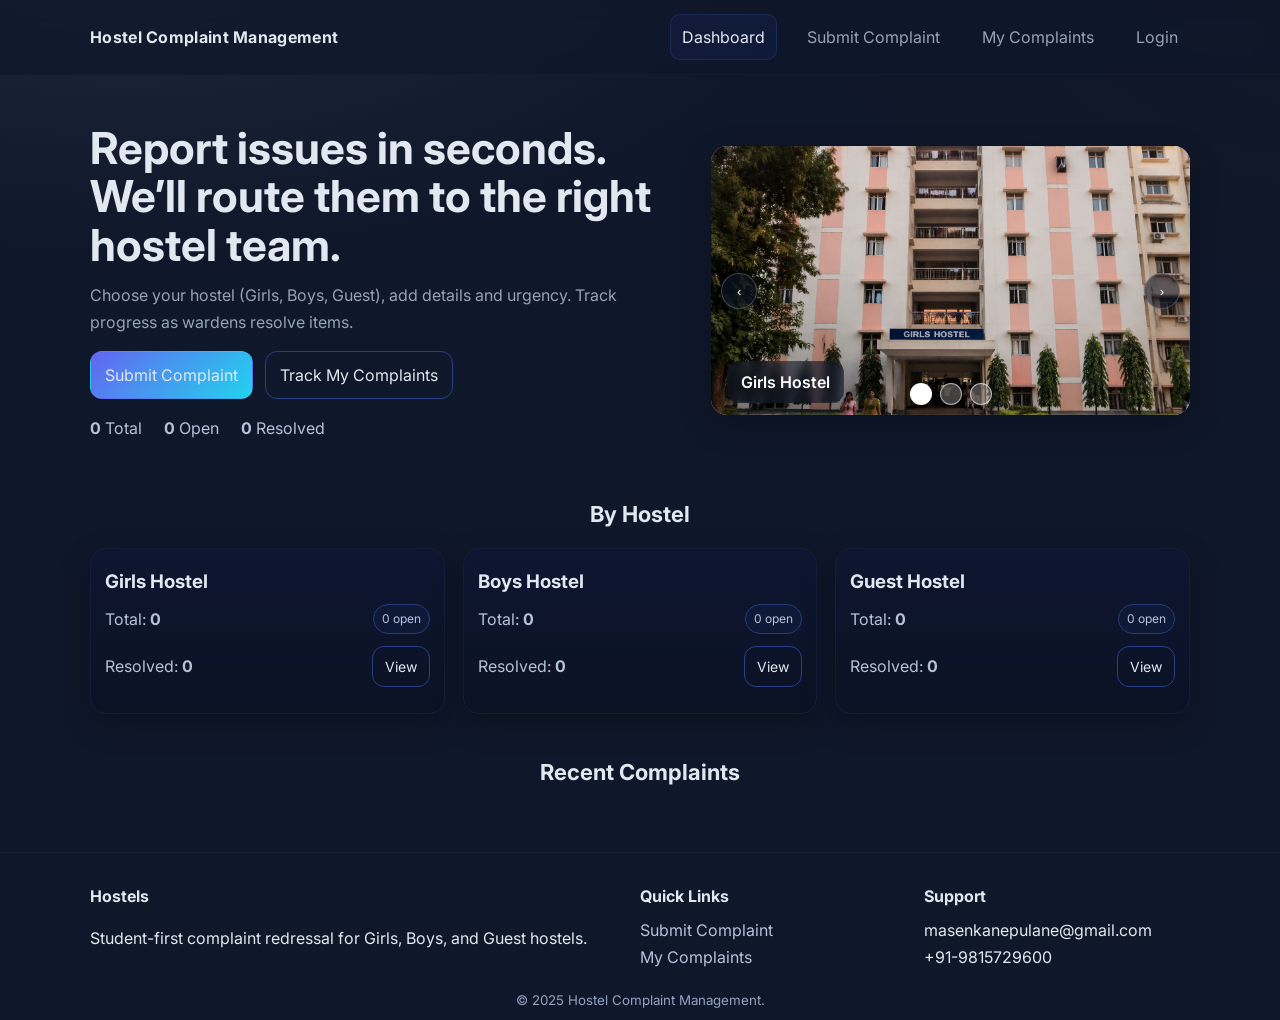
<file: Complaint system/hostel-complaint-system/index.html>
<!DOCTYPE html>
<html lang="en">
<head>
  <meta charset="UTF-8" />
  <meta name="viewport" content="width=device-width, initial-scale=1.0" />
  <title>Dashboard · Hostel Assist</title>
  <link rel="preconnect" href="https://fonts.googleapis.com">
  <link rel="preconnect" href="https://fonts.gstatic.com" crossorigin>
  <link href="https://fonts.googleapis.com/css2?family=Inter:wght@300;400;500;600;700&display=swap" rel="stylesheet">
  <link rel="stylesheet" href="css/styles.css" />
</head>

<body>
<header class="site-header">
  <div class="container header-wrap">
    <a class="brand" href="index.html">
      
      <span class="brand-text">Hostel Complaint Management</span>
    </a>
    <button class="nav-toggle" id="navToggle" aria-label="Toggle menu" aria-expanded="false">☰</button>
    <nav class="nav" id="siteNav">
      <a href="index.html" data-nav="home">Dashboard</a>
      <a href="submit.html" data-nav="submit">Submit Complaint</a>
      <a href="my-complaints.html" data-nav="mine">My Complaints</a>
      <a href="login.html" data-nav="login" id="navLoginLink">Login</a>
    </nav>
  </div>
</header>

<main>
  <section class="hero">
    <div class="container hero-wrap">
      <div class="hero-copy">
        <h1>Report issues in seconds. We’ll route them to the right hostel team.</h1>
        <p>Choose your hostel (Girls, Boys, Guest), add details and urgency. Track progress as wardens resolve items.</p>
        <div class="hero-cta">
          <a class="btn btn-primary" href="submit.html">Submit Complaint</a>
          <a class="btn btn-outline" href="my-complaints.html">Track My Complaints</a>
        </div>
        
        <ul class="hero-stats">
          <li><strong id="statTotal">0</strong> Total</li>
          <li><strong id="statOpen">0</strong> Open</li>
          <li><strong id="statResolved">0</strong> Resolved</li>
        </ul>
      </div>
  <div class="hero-art">
  <div class="hostel-carousel" id="hostelCarousel" aria-label="PCTE Hostels">
    <div class="carousel-track">
      <div class="carousel-slide">
        <img src="./images/girls_hostel.png" alt="Girls Hostel" />
        <div class="caption">Girls Hostel</div>
      </div>
      <div class="carousel-slide">
        <img src="./images/boys_hostel.png" alt="Boys Hostel" />
        <div class="caption">Boys Hostel</div>
      </div>
      <div class="carousel-slide">
        <img src="./images/guest_hostel.png" alt="Guest Hostel" />
        <div class="caption">Guest Hostel</div>
      </div>
    </div>

    <button class="carousel-btn prev" aria-label="Previous">‹</button>
    <button class="carousel-btn next" aria-label="Next">›</button>
    <div class="carousel-dots" aria-hidden="true"></div>
  </div>
</div>

</div>

    </div>
  </section>
  <section class="cards container">
    <h2 class="section-title">By Hostel</h2>
    <div class="grid-3" id="byHostel"></div>
  </section>
  <section class="cards container">
    <h2 class="section-title">Recent Complaints</h2>
    <div class="grid-3" id="recentList"></div>
  </section>
</main>

<footer class="site-footer">
  <div class="container footer-grid">
    <div>
      <h4>Hostels</h4>
      <p>Student-first complaint redressal for Girls, Boys, and Guest hostels.</p>
    </div>
    <div>
      <h4>Quick Links</h4>
      <ul>
        <li><a href="submit.html">Submit Complaint</a></li>
        <li><a href="my-complaints.html">My Complaints</a></li>
        
        
      </ul>
    </div>
    <div>
      <h4>Support</h4>
      <ul class="contact-list">
        <li>masenkanepulane@gmail.com</li>
        <li>+91-9815729600</li>
        
      </ul>
    </div>
  </div>
  <div class="container footer-bottom">
    <small>© 2025 Hostel Complaint Management.</small>
  </div>
</footer>
<script src="js/main.js"></script>
</body>
</html>
</file>
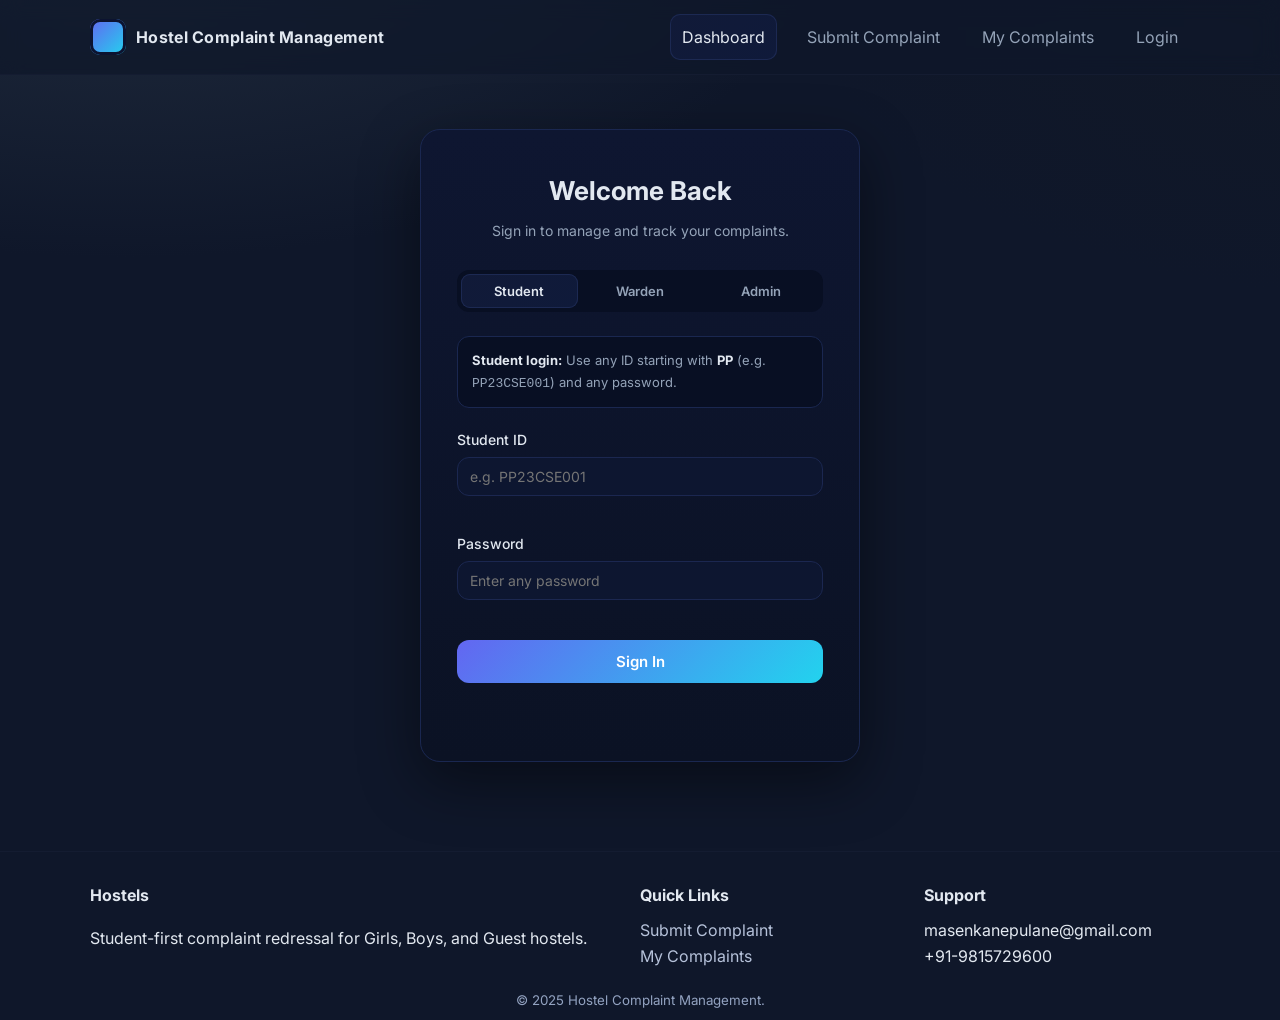
<file: Complaint system/hostel-complaint-system/login.html>
<!DOCTYPE html>
<html lang="en">
<head>
  <meta charset="UTF-8" />
  <meta name="viewport" content="width=device-width, initial-scale=1.0" />
  <title>Login ·Hostel Complaint Management</title>
  <link rel="preconnect" href="https://fonts.googleapis.com">
  <link rel="preconnect" href="https://fonts.gstatic.com" crossorigin>
  <link href="https://fonts.googleapis.com/css2?family=Inter:wght@300;400;500;600;700&display=swap" rel="stylesheet">
  <link rel="stylesheet" href="css/styles.css" />
  <style>
    .login-page-wrap {
      min-height: calc(100vh - 160px);
      display: flex;
      align-items: center;
      justify-content: center;
      padding: 40px 20px;
    }
    .login-card {
      background: linear-gradient(180deg, #0e1631, #0b1224);
      border: 1px solid #1a2750;
      border-radius: 20px;
      padding: 40px 36px;
      width: min(440px, 100%);
      box-shadow: 0 20px 60px rgba(0,0,0,.45);
    }
    .login-card h1 {
      font-size: 26px;
      margin: 0 0 6px;
      text-align: center;
    }
    .login-card .subtitle {
      color: var(--muted);
      text-align: center;
      margin: 0 0 28px;
      font-size: 14px;
    }
    .role-tabs {
      display: flex;
      background: #080f23;
      border-radius: 12px;
      padding: 4px;
      margin-bottom: 24px;
      gap: 4px;
    }
    .role-tab {
      flex: 1;
      padding: 9px 6px;
      border-radius: 9px;
      border: none;
      background: transparent;
      color: var(--muted);
      font-size: 13px;
      font-weight: 600;
      cursor: pointer;
      transition: all .2s;
      font-family: Inter, sans-serif;
      width: auto;
      margin: 0;
    }
    .role-tab.active {
      background: linear-gradient(135deg, #111a38, #0f1a3a);
      color: var(--text);
      box-shadow: 0 0 0 1px #1c2952 inset;
    }
    .hint-box {
      background: #080f23;
      border: 1px solid #1a2750;
      border-radius: 12px;
      padding: 12px 14px;
      margin-bottom: 20px;
      font-size: 13px;
      color: #94a3b8;
      line-height: 1.7;
    }
    .hint-box strong { color: #e2e8f0; }
    .login-form { display: grid; gap: 14px; }
    .login-form .form-field label { display: block; margin-bottom: 6px; font-size: 14px; font-weight: 500; }
    .login-form .form-field input,
    .login-form .form-field select {
      width: 100%;
      background: #0d1630;
      border: 1px solid #1b2750;
      color: var(--text);
      padding: 10px 12px;
      border-radius: 12px;
      outline: none;
      font-family: Inter, sans-serif;
      font-size: 14px;
      margin: 0;
    }
    .login-form .form-field input:focus,
    .login-form .form-field select:focus {
      box-shadow: 0 0 0 4px rgba(99,102,241,.35);
      border-color: #2a3f86;
    }
    .login-form .error { color: #fca5a5; min-height: 18px; display: block; margin-top: 4px; font-size: 13px; }
    .login-submit {
      background: linear-gradient(135deg, var(--brand), var(--brand-2));
      border: none;
      border-radius: 12px;
      color: #fff;
      padding: 12px;
      font-size: 15px;
      font-weight: 600;
      cursor: pointer;
      width: 100%;
      margin-top: 4px;
      font-family: Inter, sans-serif;
      transition: opacity .2s;
    }
    .login-submit:hover { opacity: .88; transform: translateY(-1px); }
    #loginStatus {
      display: block;
      text-align: center;
      font-size: 14px;
      min-height: 20px;
      margin-top: 4px;
      color: #86efac;
    }

    /* Logged-in state */
    .logged-in-card {
      text-align: center;
      padding: 10px 0 4px;
    }
    .user-avatar {
      width: 72px; height: 72px;
      border-radius: 50%;
      background: linear-gradient(135deg, var(--brand), var(--brand-2));
      display: flex; align-items: center; justify-content: center;
      font-size: 28px;
      margin: 0 auto 16px;
    }
    .user-name { font-size: 20px; font-weight: 700; margin-bottom: 4px; }
    .user-role { color: var(--muted); font-size: 13px; margin-bottom: 24px; }
    .logout-btn {
      background: rgba(239,68,68,.15);
      border: 1px solid rgba(239,68,68,.4);
      color: #fca5a5;
      border-radius: 12px;
      padding: 10px 28px;
      font-size: 14px;
      font-weight: 600;
      cursor: pointer;
      font-family: Inter, sans-serif;
      width: auto;
      transition: all .2s;
    }
    .logout-btn:hover { background: rgba(239,68,68,.25); }
    .quick-links {
      display: flex; gap: 10px; justify-content: center; margin-top: 20px; flex-wrap: wrap;
    }
    .quick-links a {
      color: #94a3b8; font-size: 13px; text-decoration: none;
      padding: 7px 14px; border: 1px solid #1b2750; border-radius: 10px;
      transition: all .2s;
    }
    .quick-links a:hover { color: var(--text); border-color: #2a3f86; }
  </style>
</head>

<body>
<header class="site-header">
  <div class="container header-wrap">
    <a class="brand" href="index.html">
      <span class="brand-logo" aria-hidden="true"></span>
      <span class="brand-text">Hostel Complaint Management</span>
    </a>
    <button class="nav-toggle" id="navToggle" aria-label="Toggle menu" aria-expanded="false">☰</button>
    <nav class="nav" id="siteNav">
      <a href="index.html" data-nav="home">Dashboard</a>
      <a href="submit.html" data-nav="submit">Submit Complaint</a>
      <a href="my-complaints.html" data-nav="mine">My Complaints</a>
      <a href="login.html" data-nav="login">Login</a>
    </nav>
  </div>
</header>

<main class="login-page-wrap">
  <div class="login-card">

   
    <div id="loginSection">
      <h1>Welcome Back</h1>
      <p class="subtitle">Sign in to manage and track your complaints.</p>

      <div class="role-tabs">
        <button class="role-tab active" data-role="student" onclick="switchRole('student', this)">Student</button>
        <button class="role-tab" data-role="warden" onclick="switchRole('warden', this)">Warden</button>
        <button class="role-tab" data-role="admin" onclick="switchRole('admin', this)">Admin</button>
      </div>

      <div class="hint-box" id="hintBox">
        <strong>Student login:</strong> Use any ID starting with <strong>PP</strong> (e.g. <code>PP23CSE001</code>) and any password.
      </div>

      <form class="login-form" id="loginForm" novalidate>
        <input type="hidden" id="loginRole" name="loginRole" value="student" />

        <div class="form-field" id="hostelFieldWrap" style="display:none">
          <label for="loginHostel">Assigned Hostel</label>
          <select id="loginHostel" name="loginHostel">
            <option value="">Select hostel</option>
            <option>Girls Hostel</option>
            <option>Boys Hostel</option>
            <option>Guest Hostel</option>
          </select>
          <small class="error" data-error-for="loginHostel"></small>
        </div>

        <div class="form-field">
          <label for="loginId" id="loginIdLabel">Student ID</label>
          <input id="loginId" name="loginId" type="text" placeholder="e.g. PP23CSE001" autocomplete="username" />
          <small class="error" data-error-for="loginId"></small>
        </div>

        <div class="form-field">
          <label for="loginPassword">Password</label>
          <input id="loginPassword" name="loginPassword" type="password" placeholder="Enter any password" autocomplete="current-password" />
          <small class="error" data-error-for="loginPassword"></small>
        </div>

        <button type="submit" class="login-submit">Sign In</button>
        <span id="loginStatus" role="status" aria-live="polite"></span>
      </form>
    </div>

    
    <div id="loggedInSection" style="display:none">
      <div class="logged-in-card">
        <div class="user-avatar" id="userAvatar"></div>
        <div class="user-name" id="userNameDisplay"></div>
        <div class="user-role" id="userRoleDisplay"></div>
        <button class="logout-btn" onclick="doLogout()">Sign Out</button>
        <div class="quick-links" id="quickLinks"></div>
      </div>
    </div>

  </div>
</main>

<footer class="site-footer">
  <div class="container footer-grid">
    <div>
      <h4>Hostels</h4>
      <p>Student-first complaint redressal for Girls, Boys, and Guest hostels.</p>
    </div>
    <div>
      <h4>Quick Links</h4>
      <ul>
        <li><a href="submit.html">Submit Complaint</a></li>
        <li><a href="my-complaints.html">My Complaints</a></li>
      </ul>
    </div>
    <div>
      <h4>Support</h4>
      <ul class="contact-list">
        <li>masenkanepulane@gmail.com</li>
        <li>+91-9815729600</li>
       
      </ul>
    </div>
  </div>
  <div class="container footer-bottom">
    <small>© 2025  Hostel Complaint Management.</small>
  </div>
</footer>

<script src="js/main.js"></script>
<script>
  const AUTH_ROLE_KEY = 'pcte_auth_role';
  const AUTH_ID_KEY   = 'pcte_auth_id';

  const HINTS = {
    student: '<strong>Student login:</strong> Use any ID starting with <strong>PP</strong> (e.g. <code>PP23CSE001</code>) and any password.',
    warden:  '<strong>Warden login:</strong> Use <code>GIRLS-WARDEN</code>, <code>BOYS-WARDEN</code>, or <code>GUEST-WARDEN</code> and any password.',
    admin:   '<strong>Admin login:</strong> Use <code>ADMIN-PP</code> and any password.'
  };

  const ROLE_LABELS = { student:'Student ID', warden:'Warden ID', admin:'Admin ID' };
  const ROLE_PLACEHOLDERS = { student:'e.g. PP23CSE001', warden:'e.g. BOYS-WARDEN', admin:'ADMIN-PP' };
  const AVATARS = { student:'', warden:'', admin:'' };

  function switchRole(role, btn) {
    document.getElementById('loginRole').value = role;
    document.querySelectorAll('.role-tab').forEach(b => b.classList.remove('active'));
    btn.classList.add('active');
    document.getElementById('hintBox').innerHTML = HINTS[role];
    document.getElementById('loginIdLabel').textContent = ROLE_LABELS[role];
    document.getElementById('loginId').placeholder = ROLE_PLACEHOLDERS[role];
    document.getElementById('hostelFieldWrap').style.display = role === 'warden' ? 'block' : 'none';
    clearErrors();
  }

  function clearErrors() {
    document.querySelectorAll('.error').forEach(e => e.textContent = '');
    document.getElementById('loginStatus').textContent = '';
  }

  function showError(name, msg) {
    const el = document.querySelector(`[data-error-for="${name}"]`);
    if (el) el.textContent = msg || '';
  }

  function showLoggedIn(auth) {
    document.getElementById('loginSection').style.display = 'none';
    document.getElementById('loggedInSection').style.display = 'block';
    document.getElementById('userAvatar').textContent = AVATARS[auth.role] || '';
    document.getElementById('userNameDisplay').textContent = auth.id;
    const roleLabel = auth.role.charAt(0).toUpperCase() + auth.role.slice(1);
    const hostelSuffix = auth.hostel ? ' · ' + auth.hostel : '';
    document.getElementById('userRoleDisplay').textContent = roleLabel + hostelSuffix;

    const ql = document.getElementById('quickLinks');
    if (auth.role === 'student') {
      ql.innerHTML = `<a href="submit.html">Submit Complaint</a><a href="my-complaints.html">My Complaints</a>`;
    } else {
      ql.innerHTML = `<a href="manage.html">Manage Complaints</a><a href="index.html">Dashboard</a>`;
    }

    
    const navLogin = document.querySelector('.nav a[data-nav="login"]');
    if (navLogin) navLogin.textContent = auth.id.split('-')[0].slice(0, 12) + ' ▾';
  }

  function doLogout() {
    localStorage.removeItem(AUTH_ROLE_KEY);
    localStorage.removeItem(AUTH_ID_KEY);
    document.getElementById('loginSection').style.display = 'block';
    document.getElementById('loggedInSection').style.display = 'none';
    document.getElementById('loginId').value = '';
    document.getElementById('loginPassword').value = '';
    const navLogin = document.querySelector('.nav a[data-nav="login"]');
    if (navLogin) navLogin.textContent = 'Login';
  }


  (function init() {
    const role = localStorage.getItem(AUTH_ROLE_KEY);
    const id   = localStorage.getItem(AUTH_ID_KEY);
    if (role && id) {
      const hostel = localStorage.getItem('pp_auth_hostel') || '';
      showLoggedIn({ role, id, hostel });
      return;
    }
   
    const urlRole = new URLSearchParams(location.search).get('role');
    if (urlRole) {
      const tab = document.querySelector(`.role-tab[data-role="${urlRole}"]`);
      if (tab) switchRole(urlRole, tab);
    }
  })();

  // Form submission
  document.getElementById('loginForm').addEventListener('submit', function(e) {
    e.preventDefault();
    clearErrors();

    const role     = document.getElementById('loginRole').value;
    const id       = document.getElementById('loginId').value.trim().toUpperCase();
    const password = document.getElementById('loginPassword').value.trim();
    const hostel   = document.getElementById('loginHostel').value;

    let valid = true;

    if (!id) { showError('loginId', 'Enter your ID'); valid = false; }
    if (!password) { showError('loginPassword', 'Enter your password'); valid = false; }
    if (!valid) return;

    
    let ok = false;
    if (role === 'student') ok = /^PP[\w-]+/i.test(id);
    if (role === 'warden')  ok = /^(GIRLS|BOYS|GUEST)-WARDEN$/i.test(id);
    if (role === 'admin')   ok = /^ADMIN-PP$/i.test(id);

    if (!ok) {
      showError('loginId', 'ID does not match the selected role. Check the hint above.');
      return;
    }
    if (role === 'warden' && !hostel) {
      showError('loginHostel', 'Select your assigned hostel');
      return;
    }

   
    localStorage.setItem(AUTH_ROLE_KEY, role);
    localStorage.setItem(AUTH_ID_KEY, id);
    if (hostel) localStorage.setItem('pp_auth_hostel', hostel);
    if (role === 'student') localStorage.setItem('pp_last_student', id);

    document.getElementById('loginStatus').textContent = 'Login successful! Redirecting…';

    const redirect = new URLSearchParams(location.search).get('redirect') || 'index.html';
    setTimeout(() => { location.href = redirect; }, 900);
  });
</script>
</body>
</html>
</file>
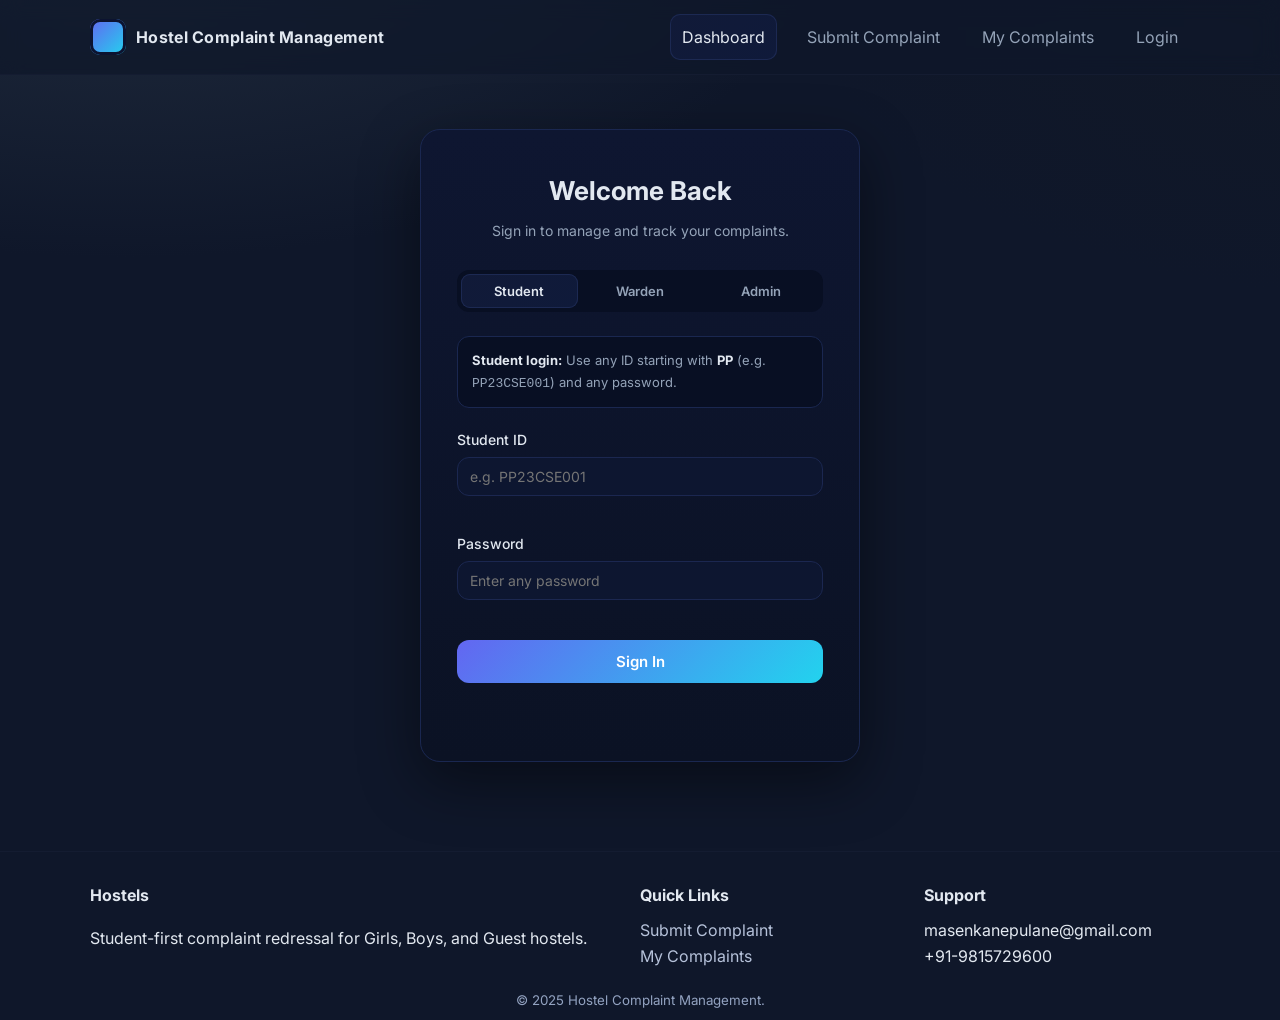
<file: Complaint system/hostel-complaint-system/my-complaints.html>
<!DOCTYPE html>
<html lang="en">
<head>
  <meta charset="UTF-8" />
  <meta name="viewport" content="width=device-width, initial-scale=1.0" />
  <title>My Complaints ·Hostel Complaint Management</title>
  <link rel="preconnect" href="https://fonts.googleapis.com">
  <link rel="preconnect" href="https://fonts.gstatic.com" crossorigin>
  <link href="https://fonts.googleapis.com/css2?family=Inter:wght@300;400;500;600;700&display=swap" rel="stylesheet">
  <link rel="stylesheet" href="css/styles.css" />
</head>

<body>
<header class="site-header">
  <div class="container header-wrap">
    <a class="brand" href="index.html">
      <span class="brand-logo" aria-hidden="true"></span>
      <span class="brand-text">Hostel Complaint Management</span>
    </a>
    <button class="nav-toggle" id="navToggle" aria-label="Toggle menu" aria-expanded="false">☰</button>
    <nav class="nav" id="siteNav">
      <a href="index.html" data-nav="home">Dashboard</a>
      <a href="submit.html" data-nav="submit">Submit Complaint</a>
      <a href="my-complaints.html" data-nav="mine">My Complaints</a>
      <a href="login.html" data-nav="login" id="navLoginLink">Login</a>
    </nav>
  </div>
</header>

<main class="container page">
  <h1>My Complaints</h1>
  <div class="toolbar">
    <input id="filterSearch" type="search" placeholder="Search title, room, category..." aria-label="Search complaints by title, room, or category" />
    <select id="filterStatus">
      <option value="">All Statuses</option>
      <option>Submitted</option>
      <option>In Review</option>
      <option>In Progress</option>
      <option>Resolved</option>
      <option>Rejected</option>
    </select>
  </div>
  <div id="mineList" class="list"></div>
</main>

<footer class="site-footer">
  <div class="container footer-grid">
    <div>
      <h4>Hostels</h4>
      <p>Student-first complaint redressal for Girls, Boys, and Guest hostels.</p>
    </div>
    <div>
      <h4>Quick Links</h4>
      <ul>
        <li><a href="submit.html">Submit Complaint</a></li>
        <li><a href="my-complaints.html">My Complaints</a></li>
      </ul>
    </div>
    <div>
      <h4>Support</h4>
      <ul class="contact-list">
        <li>masenkanepulane@gmail.com</li>
        <li>+91-9815729600</li>
        
      </ul>
    </div>
  </div>
  <div class="container footer-bottom">
    <small>© 2025 Hostel Complaint Management. </small>
  </div>
</footer>
<script src="js/main.js"></script>
</body>
</html>
</file>
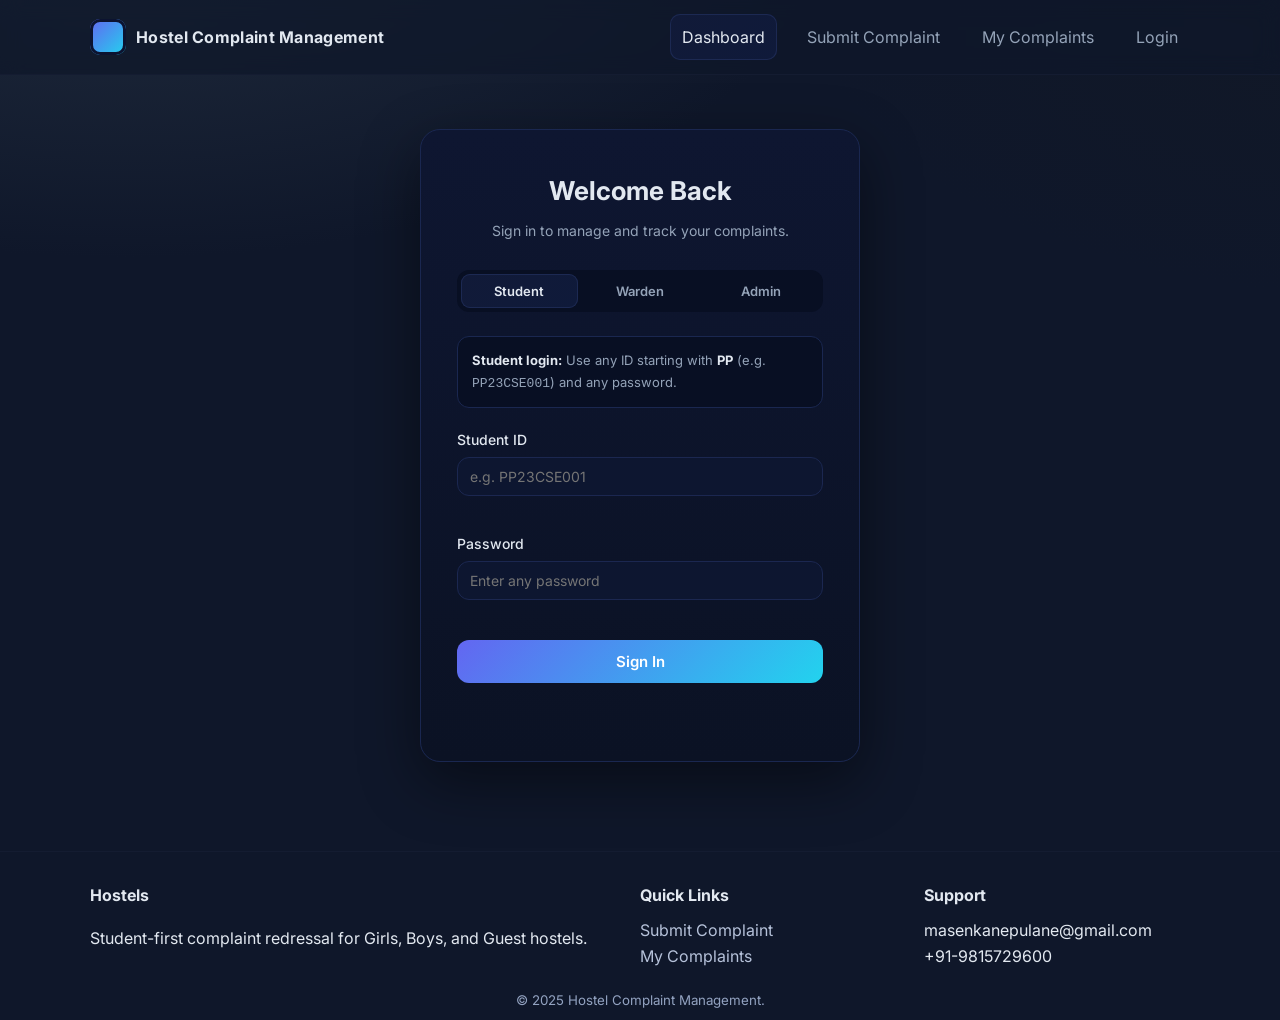
<file: Complaint system/hostel-complaint-system/submit.html>
<!DOCTYPE html>
<html lang="en">
<head>
  <meta charset="UTF-8" />
  <meta name="viewport" content="width=device-width, initial-scale=1.0" />
  <title>Submit Complaint ·Hostel Complaint Management</title>
  <link rel="preconnect" href="https://fonts.googleapis.com">
  <link rel="preconnect" href="https://fonts.gstatic.com" crossorigin>
  <link href="https://fonts.googleapis.com/css2?family=Inter:wght@300;400;500;600;700&display=swap" rel="stylesheet">
  <link rel="stylesheet" href="css/styles.css" />
</head>

<body>
<header class="site-header">
  <div class="container header-wrap">
    <a class="brand" href="index.html">
      <span class="brand-logo" aria-hidden="true"></span>
      <span class="brand-text">Hostel Complaint Management</span>
    </a>
    <button class="nav-toggle" id="navToggle" aria-label="Toggle menu" aria-expanded="false">☰</button>
    <nav class="nav" id="siteNav">
      <a href="index.html" data-nav="home">Dashboard</a>
      <a href="submit.html" data-nav="submit">Submit Complaint</a>
      <a href="my-complaints.html" data-nav="mine">My Complaints</a>
      <a href="login.html" data-nav="login" id="navLoginLink">Login</a>
    </nav>
  </div>
</header>

<main class="container page">
  <h1>Submit Complaint</h1>
  <form class="contact-form" id="submitForm" novalidate>
    <div class="grid-2">
      <div class="form-field">
        <label for="studentId">Student ID</label>
        <input id="studentId" name="studentId" type="text" placeholder="e.g., PP23CSE001" required />
        <small class="error" data-error-for="studentId"></small>
      </div>
      <div class="form-field">
        <label for="hostel">Hostel</label>
        <select id="hostel" name="hostel" required>
          <option value="">Select hostel</option>
          <option>Girls Hostel</option>
          <option>Boys Hostel</option>
          <option>Guest Hostel</option>
        </select>
        <small class="error" data-error-for="hostel"></small>
      </div>
    </div>
    <div class="grid-2">
      <div class="form-field">
        <label for="room">Room No.</label>
        <input id="room" name="room" type="text" placeholder="e.g., B-205" required />
        <small class="error" data-error-for="room"></small>
      </div>
      <div class="form-field">
        <label for="category">Category</label>
        <select id="category" name="category" required>
          <option value="">Select category</option>
          <option>Electricity</option>
          <option>Plumbing</option>
          <option>Cleanliness</option>
          <option>Wi‑Fi/Internet</option>
          <option>Security</option>
          <option>Other</option>
        </select>
        <small class="error" data-error-for="category"></small>
      </div>
    </div>
    <div class="grid-2">
      <div class="form-field">
        <label for="urgency">Urgency</label>
        <select id="urgency" name="urgency">
          <option>Low</option>
          <option>Medium</option>
          <option>High</option>
          <option>Emergency</option>
        </select>
      </div>
      <div class="form-field">
        <label for="email">Email (optional)</label>
        <input id="email" name="email" type="email" placeholder="you@pP.edu" />
        <small class="error" data-error-for="email"></small>
      </div>
    </div>
    <div class="form-field">
      <label for="title">Title</label>
      <input id="title" name="title" type="text" placeholder="Short summary" required />
      <small class="error" data-error-for="title"></small>
    </div>
    <div class="form-field">
      <label for="description">Description</label>
      <textarea id="description" name="description" rows="5" placeholder="Explain the issue with specifics (location, time, impact)..." required></textarea>
      <small class="error" data-error-for="description"></small>
    </div>
    <div class="grid-2">
      <label class="form-field checkbox">
        <input type="checkbox" id="anonymous" name="anonymous" aria-label="Submit anonymously" />
        Submit anonymously (still visible to staff; your student ID will be hidden to others).
      </label>
      <div class="form-field">
        <label for="image">Attach photo (optional)</label>
        <input id="image" name="image" type="file" accept="image/*" />
      </div>
    </div>
    <div class="form-actions">
      <button class="btn btn-primary" type="submit">Submit</button>
      <span id="submitStatus" role="status" aria-live="polite"></span>
    </div>
  </form>
</main>

<footer class="site-footer">
  <div class="container footer-grid">
    <div>
      <h4>Hostels</h4>
      <p>Student-first complaint redressal for Girls, Boys, and Guest hostels.</p>
    </div>
    <div>
      <h4>Quick Links</h4>
      <ul>
        <li><a href="submit.html">Submit Complaint</a></li>
        <li><a href="my-complaints.html">My Complaints</a></li>
       
      </ul>
    </div>
    <div>
      <h4>Support</h4>
      <ul class="contact-list">
        <li>masenkanepulane@gmail.com</li>
        <li>+91-9815729600</li>
      
      </ul>
    </div>
  </div>
  <div class="container footer-bottom">
    <small>© 2025 Hostel Complaint Management. </small>
  </div>
</footer>
<script src="js/main.js"></script>
</body>
</html>
</file>
<file: Complaint system/hostel-complaint-system/css/styles.css>
:root{
  --bg:#0f172a; --panel:#0b1224; --muted:#94a3b8; --text:#e2e8f0;
  --brand:#6366f1; --brand-2:#22d3ee; --ring: rgba(99,102,241,.35);
}
*{box-sizing:border-box}
html,body{margin:0;padding:0}
body{font-family:Inter,system-ui,-apple-system,Segoe UI,Roboto,Arial,sans-serif;
  background: radial-gradient(1200px 600px at 10% -10%, #1e293b 10%, transparent 60%),
              radial-gradient(1000px 500px at 110% 0%, #111827 10%, transparent 60%), var(--bg);
  color:var(--text); line-height:1.65;}
.container{width:min(1100px,92%); margin-inline:auto}
.site-header{position:sticky; top:0; z-index:50; backdrop-filter:blur(10px);
  background: color-mix(in srgb, var(--bg), transparent 30%); border-bottom:1px solid #141c31}
.header-wrap{display:flex; align-items:center; justify-content:space-between; gap:16px; padding:14px 0;}
.brand{display:flex; align-items:center; gap:10px; text-decoration:none; color:var(--text); font-weight:700}
.brand-logo{display:grid; place-items:center; width:36px; height:36px; border-radius:10px;
  background:linear-gradient(135deg,var(--brand),var(--brand-2)); box-shadow:0 0 0 3px #0c1330 inset}
.brand-text{letter-spacing:.3px}
.nav{display:flex; gap:18px; align-items:center}
.nav a{color:var(--muted); text-decoration:none; padding:10px 12px; border-radius:10px; transition:.2s ease}
.nav a:hover{color:var(--text); background:#0d1630}
.nav a.active{color:var(--text); background:linear-gradient(135deg,#111a38,#0f1a3a); box-shadow:0 0 0 1px #1c2952 inset}
.nav-toggle{display:none; background:transparent; border:1px solid #1d2749; color:var(--text); padding:8px 10px; border-radius:10px}

.hero{padding:44px 0 24px}
.hero-wrap{display:grid; grid-template-columns: 1.1fr .9fr; gap:36px; align-items:center}
.hero h1{font-size: clamp(28px, 4vw, 44px); line-height:1.1; margin:.1em 0 .3em}
.hero p{color:var(--muted); margin:0 0 16px}
.hero-cta{display:flex; gap:12px; margin:10px 0 16px}
.hero-stats{display:flex; gap:22px; list-style:none; padding:0; margin:8px 0 0; color:#b6c2da}
.svg-card{border-radius:16px; box-shadow: 0 10px 30px #050a1e}
.svg-skel{fill:#e2e8f0; opacity:.35}

.cards{padding:30px 0 10px}
.section-title{font-size:22px; margin:0 0 16px}
.grid-3{display:grid; grid-template-columns: repeat(3, 1fr); gap:18px}
.grid-2{display:grid; grid-template-columns: repeat(2, 1fr); gap:16px}

.card{background: linear-gradient(180deg,#0e1631,#0b1224); border:1px solid #131d3b; border-radius:16px; overflow:hidden; box-shadow: 0 10px 30px rgba(0,0,0,.25)}
.card .card-body{padding:14px}
.card h3{margin:4px 0 6px}
.card p{margin:0 0 12px; color:#b6c2da}
.card-row{display:flex; justify-content:space-between; align-items:center}

.feature, .about-card, .service{background: linear-gradient(180deg,#0e1631,#0b1224); border:1px solid #131d3b; border-radius:16px; padding:16px}
.features{padding:28px 0 36px}
.page{padding:28px 0 36px}
.about-grid{display:grid; grid-template-columns: 1fr 1fr; gap:18px}

.faq details{background: linear-gradient(180deg,#0e1631,#0b1224); border:1px solid #131d3b; border-radius:16px; padding:12px 16px; margin:0 0 10px}
.faq summary{cursor:pointer; font-weight:600}

.contact-form{display:grid; gap:16px; margin-top:8px}
.form-field label{display:block; margin:0 0 6px}
.form-field input, .form-field select, .form-field textarea{
  width:100%; background:#0d1630; border:1px solid #1b2750; color:var(--text);
  padding:10px 12px; border-radius:12px; outline:none;
}
.form-field input:focus, .form-field select:focus, .form-field textarea:focus{box-shadow: 0 0 0 4px var(--ring); border-color:#2a3f86}
.error{color:#fca5a5; min-height:18px; display:block; margin-top:4px}

.btn{display:inline-block; padding:10px 14px; border-radius:12px; border:1px solid #2a3f86; text-decoration:none; color:var(--text)}
.btn:hover{transform: translateY(-1px)}
.btn-sm{padding:8px 12px; font-size:14px}
.btn-primary{background: linear-gradient(135deg,var(--brand),var(--brand-2)); border-color: transparent}
.btn-outline{background: transparent; border-color:#2a3f86}

.site-footer{border-top:1px solid #141c31; margin-top:36px; padding:20px 0 8px}
.footer-grid{display:grid; grid-template-columns: 2fr 1fr 1fr; gap:18px; padding:10px 0}
.footer-grid h4{margin:0 0 8px}
.footer-grid ul{list-style:none; padding:0; margin:0}
.footer-grid a{color:#b6c2da; text-decoration:none}
.footer-bottom{display:flex; justify-content:center; padding:10px 0 0; color:#93a3c1}

.toolbar{display:flex; gap:12px; margin:0 0 16px}
.list{display:grid; gap:12px}
.row{display:grid; grid-template-columns: 1fr 320px; gap:16px; padding:14px}
.row-title{margin:0 0 4px}
.row-meta{font-size:14px; color:#b6c2da}
.row-desc{margin:6px 0 10px; color:#c6d0e8}
.row-tags{display:flex; flex-wrap:wrap; gap:8px}
.tag{font-size:12px; padding:4px 8px; border-radius:999px; background:#0f1a3a; border:1px solid #1a2d6e}
.row-actions{display:grid; gap:8px}

.badge{display:inline-block; padding:4px 8px; border-radius:999px; font-size:12px; border:1px solid #283a7a}
.badge.Submitted{background:#0e1938}
.badge.In\ Review{background:#12214a}
.badge.In\ Progress{background:#0f2a4a}
.badge.Resolved{background:#09381c; border-color:#1b6b38}
.badge.Rejected{background:#3b0f0f; border-color:#7a2828}

.role-switch{display:flex; flex-direction:column; gap:6px; margin:8px 0 12px}
.placeholder-img{display:block; aspect-ratio:16/9; background: radial-gradient(circle at 20% 20%, #1a2750, #0d1431)}

@media (max-width: 940px){
  .grid-3{grid-template-columns: 1fr 1fr}
  .about-grid{grid-template-columns: 1fr}
  .hero-wrap{grid-template-columns: 1fr; gap:18px}
  .nav{display:none; position:absolute; right:4%; top:62px; flex-direction:column; background:#0b1224; border:1px solid #141f47; border-radius:14px; padding:8px; width: 88%}
  .nav a{padding:12px}
  .nav-toggle{display:inline-block}
  .row{grid-template-columns:1fr}
}
@media (max-width: 560px){
  .grid-3{grid-template-columns: 1fr}
  .grid-2{grid-template-columns: 1fr}
  .footer-grid{grid-template-columns: 1fr}
}



.hostel-carousel{
  position: relative;
  width: 100%;
  aspect-ratio: 16/9;
  border-radius: 16px;
  overflow: hidden;
  box-shadow: 0 10px 30px rgba(0,0,0,.25);
  background: linear-gradient(135deg,#8ec5fc,#e0c3fc);
}

.carousel-track{
  display: flex;
  height: 100%;
  transition: transform .6s ease;
  will-change: transform;
}

.carousel-slide{
  position: relative;
  min-width: 100%;
  height: 100%;
}

.carousel-slide img{
  width: 100%;
  height: 100%;
  object-fit: cover;
  display: block;
}

.caption{
  position: absolute;
  left: 16px;
  bottom: 12px;
  background: rgba(15,23,42,0.6);
  padding: 8px 14px;
  border-radius: 12px;
  font-weight: 600;
  color: #fff;
  backdrop-filter: blur(4px);
}


.carousel-btn{
  position: absolute;
  top: 50%;
  transform: translateY(-50%);
  background: rgba(15,23,42,0.55);
  border: 1px solid rgba(148,163,184,.35);
  color: #fff;
  width: 36px; height: 36px;
  border-radius: 999px;
  display: grid; place-items: center;
  cursor: pointer;
  user-select: none;
}
.carousel-btn:hover{ background: rgba(15,23,42,0.75); }
.carousel-btn.prev{ left: 10px; }
.carousel-btn.next{ right: 10px; }


.carousel-dots{
  position: absolute;
  left: 0; right: 0; bottom: 10px;
  display: flex; gap: 8px; justify-content: center;
}
.carousel-dots button{
  width: 8px; height: 8px; border-radius: 999px;
  border: 1px solid rgba(255,255,255,.6);
  background: rgba(255,255,255,.25);
  cursor: pointer;
}
.carousel-dots button.active{
  background: #fff;
}




/* Card */
.login-box {
  background: #0b1224;
  padding: 30px;
  border-radius: 15px;
  width: 320px;
  box-shadow: 0 0 30px rgba(0,0,0,0.5);
}

h2 {
  text-align: center;
  margin-bottom: 20px;
}

/* Inputs */
input {
  width: 100%;
  padding: 10px;
  margin: 10px 0;
  border-radius: 8px;
  border: none;
  outline: none;
}

/* Button */
button {
  width: 100%;
  padding: 10px;
  background: linear-gradient(90deg,#6366f1,#06b6d4);
  border: none;
  border-radius: 8px;
  color: white;
  cursor: pointer;
  margin-top: 10px;
}

button:hover {
  opacity: 0.9;
}

/* Extra */
.extra {
  text-align: center;
  margin-top: 15px;
  font-size: 14px;
}

.extra a {
  color: #38bdf8;
  text-decoration: none;
}
</file>
